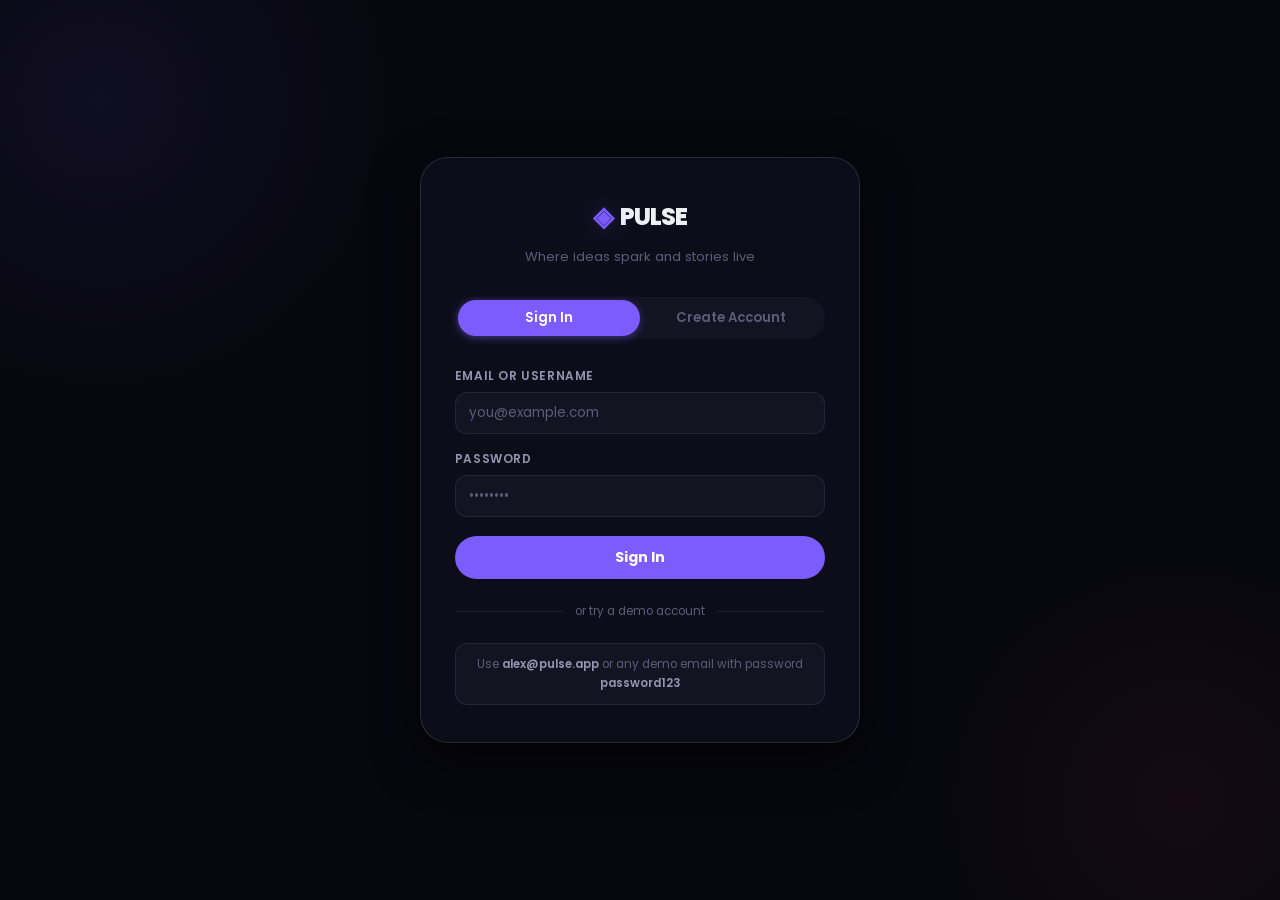
<file: indexone.html>
<!DOCTYPE html>
<html lang="en">
<head>
  <meta charset="UTF-8">
  <meta name="viewport" content="width=device-width, initial-scale=1.0">
  <title>PULSE — Sign In</title>
  <link rel="preconnect" href="https://fonts.googleapis.com">
  <link rel="preconnect" href="https://fonts.gstatic.com" crossorigin>
  <link href="https://fonts.googleapis.com/css2?family=Poppins:wght@400;500;600;700;800&display=swap" rel="stylesheet">
  <link rel="stylesheet" href="css/variables.css">
  <link rel="stylesheet" href="css/base.css">
  <link rel="stylesheet" href="css/notifications.css">
</head>
<body>
  <div id="toast-container"></div>

  <div class="auth-page">
    <div class="auth-card">
      <div class="auth-logo">
        <span class="auth-logo-mark">◈</span> PULSE
      </div>
      <p class="auth-tagline">Where ideas spark and stories live</p>

      <!-- Tabs -->
      <div class="auth-tabs">
        <button class="auth-tab active" id="tab-login" onclick="switchTab('login')">Sign In</button>
        <button class="auth-tab" id="tab-register" onclick="switchTab('register')">Create Account</button>
      </div>

      <!-- Login Form -->
      <div id="login-panel">
        <div class="auth-form">
          <div class="form-group">
            <label for="login-email">Email or Username</label>
            <input type="text" id="login-email" placeholder="you@example.com" autocomplete="username">
          </div>
          <div class="form-group">
            <label for="login-password">Password</label>
            <input type="password" id="login-password" placeholder="••••••••" autocomplete="current-password">
          </div>
          <div id="login-error" style="display:none"></div>
          <button class="auth-submit" id="login-btn" onclick="handleLogin()">Sign In</button>
          <div class="auth-divider">or try a demo account</div>
          <div class="auth-demo-hint">
            Use <strong>alex@pulse.app</strong> or any demo email with password <strong>password123</strong>
          </div>
        </div>
      </div>

      <!-- Register Form -->
      <div id="register-panel" style="display:none">
        <div class="auth-form">
          <div class="form-row-2">
            <div class="form-group">
              <label for="reg-name">Full Name</label>
              <input type="text" id="reg-name" placeholder="Alex Volkov">
            </div>
            <div class="form-group">
              <label for="reg-username">Username</label>
              <div class="input-with-prefix">
                <span class="input-prefix">@</span>
                <input type="text" id="reg-username" placeholder="username">
              </div>
            </div>
          </div>
          <div class="form-group">
            <label for="reg-email">Email</label>
            <input type="email" id="reg-email" placeholder="you@example.com" autocomplete="email">
          </div>
          <div class="form-group">
            <label for="reg-password">Password</label>
            <input type="password" id="reg-password" placeholder="Min. 6 characters" autocomplete="new-password" oninput="updateStrength(this.value)">
            <div class="password-strength">
              <div class="strength-bar" id="s1"></div>
              <div class="strength-bar" id="s2"></div>
              <div class="strength-bar" id="s3"></div>
              <div class="strength-bar" id="s4"></div>
            </div>
          </div>
          <div id="reg-error" style="display:none"></div>
          <button class="auth-submit" id="register-btn" onclick="handleRegister()">Create Account</button>
        </div>
      </div>
    </div>
  </div>

  <script src="data/seed.js"></script>
  <script src="js/db.js"></script>
  <script src="js/utils.js"></script>
  <script src="js/auth.js"></script>

  <script>
    // Redirect if already logged in
    Auth.redirectIfLoggedIn('feed.html');

    function switchTab(tab) {
      document.getElementById('tab-login').classList.toggle('active', tab === 'login');
      document.getElementById('tab-register').classList.toggle('active', tab === 'register');
      document.getElementById('login-panel').style.display = tab === 'login' ? '' : 'none';
      document.getElementById('register-panel').style.display = tab === 'register' ? '' : 'none';
    }

    function showError(id, msg) {
      const el = document.getElementById(id);
      el.className = 'auth-error';
      el.textContent = msg;
      el.style.display = '';
    }
    function hideError(id) {
      document.getElementById(id).style.display = 'none';
    }

    async function handleLogin() {
      hideError('login-error');
      const identity = document.getElementById('login-email').value.trim();
      const password = document.getElementById('login-password').value;
      if (!identity || !password) return showError('login-error', 'Please fill in all fields.');
      const btn = document.getElementById('login-btn');
      btn.disabled = true; btn.textContent = 'Signing in…';
      const result = Auth.login(identity, password);
      if (result.ok) {
        window.location.href = 'feed.html';
      } else {
        showError('login-error', result.error);
        btn.disabled = false; btn.textContent = 'Sign In';
      }
    }

    async function handleRegister() {
      hideError('reg-error');
      const name     = document.getElementById('reg-name').value.trim();
      const username = document.getElementById('reg-username').value.trim();
      const email    = document.getElementById('reg-email').value.trim();
      const password = document.getElementById('reg-password').value;
      if (!name || !username || !email || !password) return showError('reg-error', 'Please fill in all fields.');
      const btn = document.getElementById('register-btn');
      btn.disabled = true; btn.textContent = 'Creating account…';
      const result = Auth.register({ name, username, email, password });
      if (result.ok) {
        window.location.href = 'feed.html';
      } else {
        showError('reg-error', result.error);
        btn.disabled = false; btn.textContent = 'Create Account';
      }
    }

    function updateStrength(password) {
      let score = 0;
      if (password.length >= 6)  score++;
      if (password.length >= 10) score++;
      if (/[A-Z]/.test(password) && /[0-9]/.test(password)) score++;
      if (/[^A-Za-z0-9]/.test(password)) score++;
      const cls = score <= 1 ? 'filled-weak' : score === 2 ? 'filled-medium' : 'filled-strong';
      for (let i = 1; i <= 4; i++) {
        const el = document.getElementById('s' + i);
        el.className = 'strength-bar' + (i <= score ? ' ' + cls : '');
      }
    }

    // Enter key support
    document.addEventListener('keydown', e => {
      if (e.key !== 'Enter') return;
      if (document.getElementById('login-panel').style.display !== 'none') handleLogin();
      else handleRegister();
    });
  </script>
</body>
</html>
</file>
<file: css/variables.css>
/* ============================================================
   PULSE — Design Tokens (variables.css)
   All CSS custom properties, design system foundation
   ============================================================ */

@import url('https://fonts.googleapis.com/css2?family=Poppins:wght@300;400;500;600;700;800&display=swap');

:root {
  /* ── Color palette ──────────────────────────────────────── */
  --bg-base:     #07070f;
  --bg-surface:  #0d0d1a;
  --bg-elevated: #131322;
  --bg-overlay:  #1a1a2e;
  --bg-hover:    rgba(255, 255, 255, 0.04);
  --bg-active:   rgba(255, 255, 255, 0.07);

  --accent:        #7c5cfc;
  --accent-hover:  #6a48e8;
  --accent-soft:   rgba(124, 92, 252, 0.12);
  --accent-glow:   rgba(124, 92, 252, 0.25);

  --like-color:    #f43f5e;
  --like-soft:     rgba(244, 63, 94, 0.12);
  --bookmark-color: #f59e0b;

  --success:   #22c55e;
  --warning:   #f59e0b;
  --error:     #ef4444;
  --info:      #3b82f6;

  /* ── Text ───────────────────────────────────────────────── */
  --text-primary:   #eeeef5;
  --text-secondary: #9494b0;
  --text-muted:     #5c5c78;
  --text-accent:    #a78bfa;

  /* ── Borders ────────────────────────────────────────────── */
  --border:        rgba(255, 255, 255, 0.07);
  --border-strong: rgba(255, 255, 255, 0.12);
  --border-accent: rgba(124, 92, 252, 0.35);

  /* ── Typography ─────────────────────────────────────────── */
  --font: 'Poppins', -apple-system, BlinkMacSystemFont, sans-serif;
  --font-mono: 'SF Mono', 'Fira Code', 'Consolas', monospace;

  /* ── Spacing & Sizing ───────────────────────────────────── */
  --sidebar-w:   260px;
  --rightbar-w:  290px;
  --content-max: 640px;

  /* ── Radii ──────────────────────────────────────────────── */
  --r-xs:   4px;
  --r-sm:   8px;
  --r-md:   12px;
  --r-lg:   16px;
  --r-xl:   22px;
  --r-2xl:  28px;
  --r-full: 9999px;

  /* ── Shadows ────────────────────────────────────────────── */
  --shadow-sm:  0 1px 4px rgba(0, 0, 0, 0.4);
  --shadow-md:  0 4px 16px rgba(0, 0, 0, 0.5);
  --shadow-lg:  0 8px 32px rgba(0, 0, 0, 0.6);
  --shadow-xl:  0 16px 48px rgba(0, 0, 0, 0.7);
  --glow:       0 0 20px rgba(124, 92, 252, 0.3);

  /* ── Transitions ────────────────────────────────────────── */
  --t-fast:   0.12s ease;
  --t-base:   0.2s ease;
  --t-slow:   0.35s ease;
  --t-spring: 0.4s cubic-bezier(0.34, 1.56, 0.64, 1);

  /* ── Story gradient ─────────────────────────────────────── */
  --story-gradient: linear-gradient(135deg, #a855f7, #ec4899, #f43f5e, #fb923c);
}

/* ── Light mode overrides ────────────────────────────────── */
[data-theme="light"], .light-mode {
  --bg-base:     #f2f2f8;
  --bg-surface:  #ffffff;
  --bg-elevated: #ececf6;
  --bg-overlay:  #e4e4f0;
  --bg-hover:    rgba(0, 0, 0, 0.04);
  --bg-active:   rgba(0, 0, 0, 0.07);

  --text-primary:   #0e0e1c;
  --text-secondary: #4a4a68;
  --text-muted:     #8888a8;
  --text-accent:    #6c45e0;

  --border:        rgba(0, 0, 0, 0.08);
  --border-strong: rgba(0, 0, 0, 0.14);

  --shadow-sm:  0 1px 3px rgba(0, 0, 0, 0.1);
  --shadow-md:  0 4px 16px rgba(0, 0, 0, 0.12);
  --shadow-lg:  0 8px 32px rgba(0, 0, 0, 0.15);
}
</file>
<file: css/base.css>
/* ============================================================
   PULSE — Base (base.css)
   Reset, typography, scrollbars, root styles
   ============================================================ */

*, *::before, *::after {
  box-sizing: border-box;
  margin: 0;
  padding: 0;
}

html {
  font-size: 15px;
  scroll-behavior: smooth;
  -webkit-font-smoothing: antialiased;
  -moz-osx-font-smoothing: grayscale;
}

body {
  font-family: var(--font);
  background: var(--bg-base);
  color: var(--text-primary);
  line-height: 1.6;
  min-height: 100vh;
  overflow-x: hidden;
  transition: background var(--t-slow), color var(--t-slow);
}

/* ── Custom scrollbar ───────────────────────────────────── */
::-webkit-scrollbar { width: 5px; height: 5px; }
::-webkit-scrollbar-track { background: transparent; }
::-webkit-scrollbar-thumb {
  background: var(--border-strong);
  border-radius: var(--r-full);
}
::-webkit-scrollbar-thumb:hover { background: var(--text-muted); }

/* ── Links ──────────────────────────────────────────────── */
a {
  color: inherit;
  text-decoration: none;
  transition: color var(--t-fast);
}
a.hashtag, a.mention { color: var(--accent); }
a.hashtag:hover, a.mention:hover { text-decoration: underline; }
a.link { color: var(--accent); text-decoration: underline; }

/* ── Typography ─────────────────────────────────────────── */
h1, h2, h3, h4, h5 {
  font-weight: 700;
  line-height: 1.3;
  letter-spacing: -0.02em;
}
h1 { font-size: 1.8rem; }
h2 { font-size: 1.4rem; }
h3 { font-size: 1.15rem; }
h4 { font-size: 1rem; }

p { color: var(--text-secondary); }

strong { color: var(--text-primary); font-weight: 600; }

/* ── Focus ──────────────────────────────────────────────── */
:focus-visible {
  outline: 2px solid var(--accent);
  outline-offset: 2px;
  border-radius: var(--r-sm);
}

/* ── Selection ──────────────────────────────────────────── */
::selection {
  background: var(--accent-soft);
  color: var(--text-primary);
}

/* ── Images ─────────────────────────────────────────────── */
img {
  display: block;
  max-width: 100%;
}

/* ── Inputs ─────────────────────────────────────────────── */
input, textarea, select {
  font-family: var(--font);
  font-size: 0.9rem;
  color: var(--text-primary);
  background: var(--bg-elevated);
  border: 1px solid var(--border);
  border-radius: var(--r-md);
  padding: 0.65rem 0.9rem;
  width: 100%;
  transition: border-color var(--t-fast), box-shadow var(--t-fast), background var(--t-fast);
  -webkit-appearance: none;
}
input::placeholder, textarea::placeholder { color: var(--text-muted); }
input:focus, textarea:focus, select:focus {
  outline: none;
  border-color: var(--border-accent);
  box-shadow: 0 0 0 3px var(--accent-soft);
  background: var(--bg-overlay);
}
textarea { resize: none; }

/* ── Buttons ─────────────────────────────────────────────── */
button {
  font-family: var(--font);
  cursor: pointer;
  border: none;
  background: none;
  font-size: 0.875rem;
  color: inherit;
  transition: all var(--t-fast);
}
button:disabled {
  opacity: 0.45;
  cursor: not-allowed;
}

.btn {
  display: inline-flex;
  align-items: center;
  justify-content: center;
  gap: 0.4rem;
  padding: 0.55rem 1.2rem;
  border-radius: var(--r-full);
  font-weight: 600;
  font-size: 0.875rem;
  transition: all var(--t-base);
  white-space: nowrap;
}

.btn-primary {
  background: var(--accent);
  color: #fff;
}
.btn-primary:hover { background: var(--accent-hover); transform: translateY(-1px); box-shadow: var(--glow); }
.btn-primary:active { transform: translateY(0); }

.btn-outline {
  background: transparent;
  border: 1.5px solid var(--border-strong);
  color: var(--text-primary);
}
.btn-outline:hover { background: var(--bg-hover); border-color: var(--text-muted); }
.btn-outline.following:hover {
  background: rgba(244, 63, 94, 0.1);
  border-color: var(--like-color);
  color: var(--like-color);
}

.btn-danger {
  background: var(--error);
  color: #fff;
}
.btn-danger:hover { background: #dc2626; }

.btn-icon {
  display: inline-flex;
  align-items: center;
  justify-content: center;
  width: 36px;
  height: 36px;
  border-radius: var(--r-full);
  color: var(--text-secondary);
  transition: all var(--t-fast);
}
.btn-icon:hover { background: var(--bg-hover); color: var(--text-primary); }

.btn-icon-outline {
  padding: 0.4rem;
  border: 1.5px solid var(--border-strong);
  border-radius: var(--r-full);
  width: 36px;
  height: 36px;
  display: inline-flex;
  align-items: center;
  justify-content: center;
}
.btn-icon-outline:hover { background: var(--bg-hover); }

.btn-sm {
  padding: 0.35rem 0.9rem;
  font-size: 0.8rem;
}

/* ── Divider ─────────────────────────────────────────────── */
.divider {
  height: 1px;
  background: var(--border);
  margin: 1rem 0;
}

/* ── Toast notifications ─────────────────────────────────── */
#toast-container {
  position: fixed;
  bottom: 24px;
  left: 50%;
  transform: translateX(-50%);
  z-index: 9999;
  display: flex;
  flex-direction: column;
  align-items: center;
  gap: 8px;
  pointer-events: none;
}

.toast {
  display: flex;
  align-items: center;
  gap: 0.5rem;
  padding: 0.65rem 1.2rem;
  border-radius: var(--r-full);
  background: var(--bg-overlay);
  border: 1px solid var(--border-strong);
  color: var(--text-primary);
  font-size: 0.85rem;
  font-weight: 500;
  box-shadow: var(--shadow-lg);
  opacity: 0;
  transform: translateY(16px) scale(0.95);
  transition: all 0.3s var(--t-spring);
  backdrop-filter: blur(16px);
  pointer-events: auto;
  white-space: nowrap;
}
.toast-show { opacity: 1; transform: translateY(0) scale(1); }
.toast-hide { opacity: 0; transform: translateY(-8px) scale(0.95); }

.toast-icon {
  font-size: 0.8rem;
  width: 18px;
  height: 18px;
  border-radius: 50%;
  display: flex;
  align-items: center;
  justify-content: center;
  font-weight: 700;
}
.toast-success { border-color: rgba(34, 197, 94, 0.3); }
.toast-success .toast-icon { color: var(--success); }
.toast-error { border-color: rgba(239, 68, 68, 0.3); }
.toast-error .toast-icon { color: var(--error); }
.toast-warning .toast-icon { color: var(--warning); }

/* ── Modal ───────────────────────────────────────────────── */
.modal-overlay {
  position: fixed;
  inset: 0;
  background: rgba(0, 0, 0, 0.7);
  display: flex;
  align-items: center;
  justify-content: center;
  z-index: 1000;
  padding: 1rem;
  opacity: 0;
  transition: opacity 0.25s ease;
  backdrop-filter: blur(4px);
}
.modal-overlay.modal-show { opacity: 1; }
.modal-overlay.modal-hide { opacity: 0; }

.modal-content {
  background: var(--bg-surface);
  border: 1px solid var(--border-strong);
  border-radius: var(--r-xl);
  max-width: 540px;
  width: 100%;
  max-height: 90vh;
  overflow-y: auto;
  box-shadow: var(--shadow-xl);
  animation: modalIn 0.3s var(--t-spring);
}

@keyframes modalIn {
  from { transform: scale(0.92) translateY(20px); opacity: 0; }
  to   { transform: scale(1) translateY(0); opacity: 1; }
}

.modal-close {
  width: 32px;
  height: 32px;
  border-radius: var(--r-full);
  background: var(--bg-elevated);
  color: var(--text-secondary);
  display: flex;
  align-items: center;
  justify-content: center;
  font-size: 0.85rem;
  border: 1px solid var(--border);
  transition: all var(--t-fast);
}
.modal-close:hover { background: var(--bg-overlay); color: var(--text-primary); }

.modal-header {
  display: flex;
  align-items: center;
  justify-content: space-between;
  padding: 1.2rem 1.4rem 0;
}
.modal-footer {
  display: flex;
  gap: 0.75rem;
  justify-content: flex-end;
  padding: 1.2rem 1.4rem;
  border-top: 1px solid var(--border);
}

/* ── Form helpers ────────────────────────────────────────── */
.form-group {
  display: flex;
  flex-direction: column;
  gap: 0.5rem;
}
.form-group label {
  font-size: 0.8rem;
  font-weight: 600;
  color: var(--text-secondary);
  text-transform: uppercase;
  letter-spacing: 0.05em;
}
.form-row-2 {
  display: grid;
  grid-template-columns: 1fr 1fr;
  gap: 1rem;
}
.form-error {
  color: var(--error);
  font-size: 0.82rem;
  padding: 0.5rem 0.75rem;
  background: rgba(239, 68, 68, 0.08);
  border-radius: var(--r-sm);
  border-left: 2px solid var(--error);
}
.form-hint {
  font-size: 0.75rem;
  color: var(--text-muted);
  text-align: right;
}
.input-with-prefix {
  position: relative;
}
.input-prefix {
  position: absolute;
  left: 0.9rem;
  top: 50%;
  transform: translateY(-50%);
  color: var(--text-muted);
  font-weight: 500;
  pointer-events: none;
}
.input-with-prefix input {
  padding-left: 1.6rem;
}

/* ── Dropdown ────────────────────────────────────────────── */
.dropdown {
  position: absolute;
  top: calc(100% + 6px);
  right: 0;
  background: var(--bg-elevated);
  border: 1px solid var(--border-strong);
  border-radius: var(--r-md);
  box-shadow: var(--shadow-lg);
  padding: 0.4rem;
  min-width: 160px;
  z-index: 100;
  opacity: 0;
  transform: translateY(-8px) scale(0.96);
  pointer-events: none;
  transition: all 0.18s var(--t-spring);
}
.dropdown.open {
  opacity: 1;
  transform: translateY(0) scale(1);
  pointer-events: auto;
}
.dropdown-item {
  display: block;
  width: 100%;
  padding: 0.55rem 0.8rem;
  border-radius: var(--r-sm);
  text-align: left;
  font-size: 0.875rem;
  color: var(--text-secondary);
  transition: all var(--t-fast);
}
.dropdown-item:hover { background: var(--bg-hover); color: var(--text-primary); }
.dropdown-item.danger { color: var(--error); }
.dropdown-item.danger:hover { background: rgba(239, 68, 68, 0.1); }

/* ── Verified badge ──────────────────────────────────────── */
.verified-icon, .verified-badge {
  display: inline-flex;
  align-items: center;
  justify-content: center;
  width: 16px;
  height: 16px;
  border-radius: 50%;
  background: var(--accent);
  color: #fff;
  font-size: 9px;
  font-weight: 800;
  flex-shrink: 0;
  margin-left: 2px;
}
.verified-badge-lg {
  display: inline-flex;
  align-items: center;
  justify-content: center;
  width: 22px;
  height: 22px;
  border-radius: 50%;
  background: var(--accent);
  color: #fff;
  font-size: 11px;
  font-weight: 800;
  flex-shrink: 0;
  margin-left: 4px;
}

/* ── Not found / empty states ────────────────────────────── */
.not-found {
  display: flex;
  flex-direction: column;
  align-items: center;
  text-align: center;
  padding: 4rem 2rem;
  gap: 1rem;
}

/* ── Media previews ──────────────────────────────────────── */
.media-preview {
  display: flex;
  flex-wrap: wrap;
  gap: 0.5rem;
  margin-top: 0.75rem;
}
.media-preview-item {
  position: relative;
  width: 80px;
  height: 80px;
  border-radius: var(--r-sm);
  overflow: hidden;
  border: 1px solid var(--border);
  animation: fadeIn 0.25s ease;
}
.media-preview-item.removing { animation: fadeOut 0.25s ease forwards; }
.media-preview-item img {
  width: 100%;
  height: 100%;
  object-fit: cover;
}
.media-preview-remove {
  position: absolute;
  top: 4px;
  right: 4px;
  width: 20px;
  height: 20px;
  border-radius: 50%;
  background: rgba(0,0,0,0.7);
  color: #fff;
  font-size: 10px;
  display: flex;
  align-items: center;
  justify-content: center;
}

/* ── User rows ────────────────────────────────────────────── */
.user-row {
  display: flex;
  align-items: center;
  gap: 0.75rem;
  padding: 0.75rem 1.2rem;
  transition: background var(--t-fast);
  cursor: default;
}
.user-row.clickable { cursor: pointer; }
.user-row:hover { background: var(--bg-hover); }
.user-row-info {
  display: flex;
  align-items: center;
  gap: 0.75rem;
  flex: 1;
  min-width: 0;
}
.user-row-text {
  display: flex;
  flex-direction: column;
  min-width: 0;
}
.user-row-name {
  font-weight: 600;
  font-size: 0.9rem;
  overflow: hidden;
  text-overflow: ellipsis;
  white-space: nowrap;
}
.user-row-handle {
  font-size: 0.8rem;
  color: var(--text-muted);
}

.users-list-modal { padding: 0; }
.users-list { max-height: 400px; overflow-y: auto; }
.users-list-empty { padding: 2rem; text-align: center; color: var(--text-muted); }

/* ── Confirm modal ───────────────────────────────────────── */
.confirm-modal { padding: 1.5rem; display: flex; flex-direction: column; gap: 1rem; }
.confirm-modal h3 { font-size: 1.1rem; }
.confirm-modal p { color: var(--text-secondary); font-size: 0.9rem; }
.confirm-input-row { display: flex; flex-direction: column; gap: 0.5rem; }

/* ── Utility ─────────────────────────────────────────────── */
.hidden { display: none !important; }
.fade-out { opacity: 0; transform: scale(0.95); transition: all 0.3s ease; pointer-events: none; }
.removing { opacity: 0; transform: scale(0.92); transition: all 0.3s ease; pointer-events: none; }
.skeleton { background: linear-gradient(90deg, var(--bg-elevated) 25%, var(--bg-overlay) 50%, var(--bg-elevated) 75%); background-size: 200% 100%; animation: shimmer 1.5s infinite; border-radius: var(--r-md); }

@keyframes shimmer { to { background-position: -200% 0; } }
@keyframes fadeIn { from { opacity: 0; transform: scale(0.9); } to { opacity: 1; transform: scale(1); } }
@keyframes fadeOut { to { opacity: 0; transform: scale(0.9); } }
</file>
<file: css/notifications.css>
/* ============================================================
   PULSE — Auth (auth.css)
   ============================================================ */

.auth-page {
  min-height: 100vh;
  display: flex;
  align-items: center;
  justify-content: center;
  background: var(--bg-base);
  padding: 2rem 1rem;
  position: relative;
  overflow: hidden;
}

/* Subtle gradient bg orbs */
.auth-page::before {
  content: '';
  position: absolute;
  width: 600px;
  height: 600px;
  border-radius: 50%;
  background: radial-gradient(circle, rgba(124, 92, 252, 0.08) 0%, transparent 70%);
  top: -200px;
  left: -200px;
  pointer-events: none;
}
.auth-page::after {
  content: '';
  position: absolute;
  width: 500px;
  height: 500px;
  border-radius: 50%;
  background: radial-gradient(circle, rgba(244, 63, 94, 0.06) 0%, transparent 70%);
  bottom: -150px;
  right: -150px;
  pointer-events: none;
}

.auth-card {
  background: var(--bg-surface);
  border: 1px solid var(--border-strong);
  border-radius: var(--r-2xl);
  width: 100%;
  max-width: 440px;
  padding: 2.5rem 2.25rem;
  box-shadow: var(--shadow-xl);
  position: relative;
  z-index: 1;
  animation: modalIn 0.4s var(--t-spring);
}

.auth-logo {
  display: flex;
  align-items: center;
  gap: 0.5rem;
  font-size: 1.6rem;
  font-weight: 800;
  letter-spacing: -0.04em;
  margin-bottom: 0.5rem;
  justify-content: center;
}
.auth-logo-mark {
  font-size: 1.8rem;
  color: var(--accent);
  filter: drop-shadow(0 0 10px var(--accent-glow));
}

.auth-tagline {
  text-align: center;
  color: var(--text-muted);
  font-size: 0.875rem;
  margin-bottom: 2rem;
}

/* ── Auth tabs ──────────────────────────────────────────────── */
.auth-tabs {
  display: flex;
  background: var(--bg-elevated);
  border-radius: var(--r-full);
  padding: 3px;
  margin-bottom: 1.75rem;
}
.auth-tab {
  flex: 1;
  padding: 0.55rem;
  text-align: center;
  font-size: 0.875rem;
  font-weight: 600;
  border-radius: var(--r-full);
  color: var(--text-muted);
  cursor: pointer;
  transition: all var(--t-base);
  border: none;
  background: transparent;
}
.auth-tab.active {
  background: var(--accent);
  color: #fff;
  box-shadow: 0 2px 8px rgba(124, 92, 252, 0.4);
}
.auth-tab:not(.active):hover { color: var(--text-primary); }

/* ── Auth form ──────────────────────────────────────────────── */
.auth-form {
  display: flex;
  flex-direction: column;
  gap: 1rem;
}
.auth-form-title {
  font-size: 1.3rem;
  font-weight: 700;
  margin-bottom: 0.25rem;
  text-align: center;
}
.auth-form-sub {
  font-size: 0.875rem;
  color: var(--text-muted);
  margin-bottom: 0.5rem;
  text-align: center;
}

.auth-form .form-group label { color: var(--text-secondary); }

.auth-submit {
  width: 100%;
  padding: 0.75rem;
  background: var(--accent);
  color: #fff;
  border-radius: var(--r-full);
  font-weight: 700;
  font-size: 0.95rem;
  border: none;
  cursor: pointer;
  transition: all var(--t-base);
  margin-top: 0.25rem;
  letter-spacing: 0.01em;
}
.auth-submit:hover:not(:disabled) {
  background: var(--accent-hover);
  transform: translateY(-1px);
  box-shadow: var(--glow);
}
.auth-submit:disabled { opacity: 0.5; cursor: not-allowed; }

.auth-divider {
  display: flex;
  align-items: center;
  gap: 0.75rem;
  color: var(--text-muted);
  font-size: 0.78rem;
  margin: 0.5rem 0;
}
.auth-divider::before, .auth-divider::after {
  content: '';
  flex: 1;
  height: 1px;
  background: var(--border);
}

.auth-demo-hint {
  font-size: 0.78rem;
  color: var(--text-muted);
  text-align: center;
  padding: 0.75rem 1rem;
  background: var(--bg-elevated);
  border-radius: var(--r-md);
  border: 1px solid var(--border);
  line-height: 1.6;
}
.auth-demo-hint strong { color: var(--text-secondary); }

.auth-error {
  color: var(--error);
  font-size: 0.85rem;
  padding: 0.65rem 0.85rem;
  background: rgba(239, 68, 68, 0.08);
  border-radius: var(--r-md);
  border-left: 3px solid var(--error);
}

/* ── Password strength ──────────────────────────────────────── */
.password-strength {
  display: flex;
  gap: 3px;
  margin-top: 0.35rem;
}
.strength-bar {
  flex: 1;
  height: 3px;
  border-radius: var(--r-full);
  background: var(--border);
  transition: background var(--t-fast);
}
.strength-bar.filled-weak   { background: var(--error); }
.strength-bar.filled-medium { background: var(--warning); }
.strength-bar.filled-strong { background: var(--success); }

/* ============================================================
   PULSE — Notifications (notifications.css)
   ============================================================ */

.notif-list { padding: 0; }

.notif-date-group {
  border-bottom: 1px solid var(--border);
}
.notif-date-label {
  padding: 0.6rem 1.4rem;
  font-size: 0.78rem;
  font-weight: 700;
  text-transform: uppercase;
  letter-spacing: 0.08em;
  color: var(--text-muted);
  background: var(--bg-elevated);
}

.notif-item {
  display: flex;
  align-items: flex-start;
  gap: 0.85rem;
  padding: 1rem 1.4rem;
  border-bottom: 1px solid var(--border);
  transition: background var(--t-fast);
  cursor: pointer;
  position: relative;
  text-decoration: none;
  color: inherit;
}
.notif-item:hover { background: var(--bg-hover); }
.notif-item.unread { background: var(--accent-soft); }
.notif-item.unread:hover { background: rgba(124, 92, 252, 0.15); }

.notif-item-unread-dot {
  position: absolute;
  left: 0.5rem;
  top: 50%;
  transform: translateY(-50%);
  width: 6px;
  height: 6px;
  border-radius: 50%;
  background: var(--accent);
}

.notif-icon-wrap {
  position: relative;
  flex-shrink: 0;
}
.notif-icon {
  width: 38px;
  height: 38px;
  border-radius: var(--r-full);
  display: flex;
  align-items: center;
  justify-content: center;
}
.notif-icon.like     { background: var(--like-soft);    color: var(--like-color); }
.notif-icon.comment  { background: var(--accent-soft);  color: var(--accent); }
.notif-icon.follow   { background: rgba(34,197,94,0.12); color: var(--success); }
.notif-icon.mention  { background: rgba(59,130,246,0.12); color: var(--info); }
.notif-icon.share    { background: rgba(245,158,11,0.12); color: var(--warning); }
.notif-icon svg { width: 18px; height: 18px; }

.notif-icon-avatar {
  position: absolute;
  bottom: -4px;
  right: -4px;
  border: 2px solid var(--bg-surface);
  border-radius: 50%;
}

.notif-item-text {
  flex: 1;
  min-width: 0;
}
.notif-item-text p {
  font-size: 0.875rem;
  line-height: 1.55;
  color: var(--text-primary);
  margin: 0;
}
.notif-item-text p strong { font-weight: 700; }
.notif-item-time {
  font-size: 0.75rem;
  color: var(--text-muted);
  margin-top: 0.2rem;
}

.notif-item-thumb {
  width: 44px;
  height: 44px;
  border-radius: var(--r-sm);
  object-fit: cover;
  flex-shrink: 0;
  border: 1px solid var(--border);
}

.notif-empty {
  display: flex;
  flex-direction: column;
  align-items: center;
  padding: 5rem 2rem;
  gap: 1rem;
  color: var(--text-muted);
  text-align: center;
}
.notif-empty svg { width: 56px; height: 56px; opacity: 0.25; }

.notif-mark-all-btn {
  font-size: 0.82rem;
  color: var(--accent);
  font-weight: 600;
  padding: 0.3rem 0.6rem;
  border-radius: var(--r-sm);
  transition: background var(--t-fast);
}
.notif-mark-all-btn:hover { background: var(--accent-soft); }
</file>
